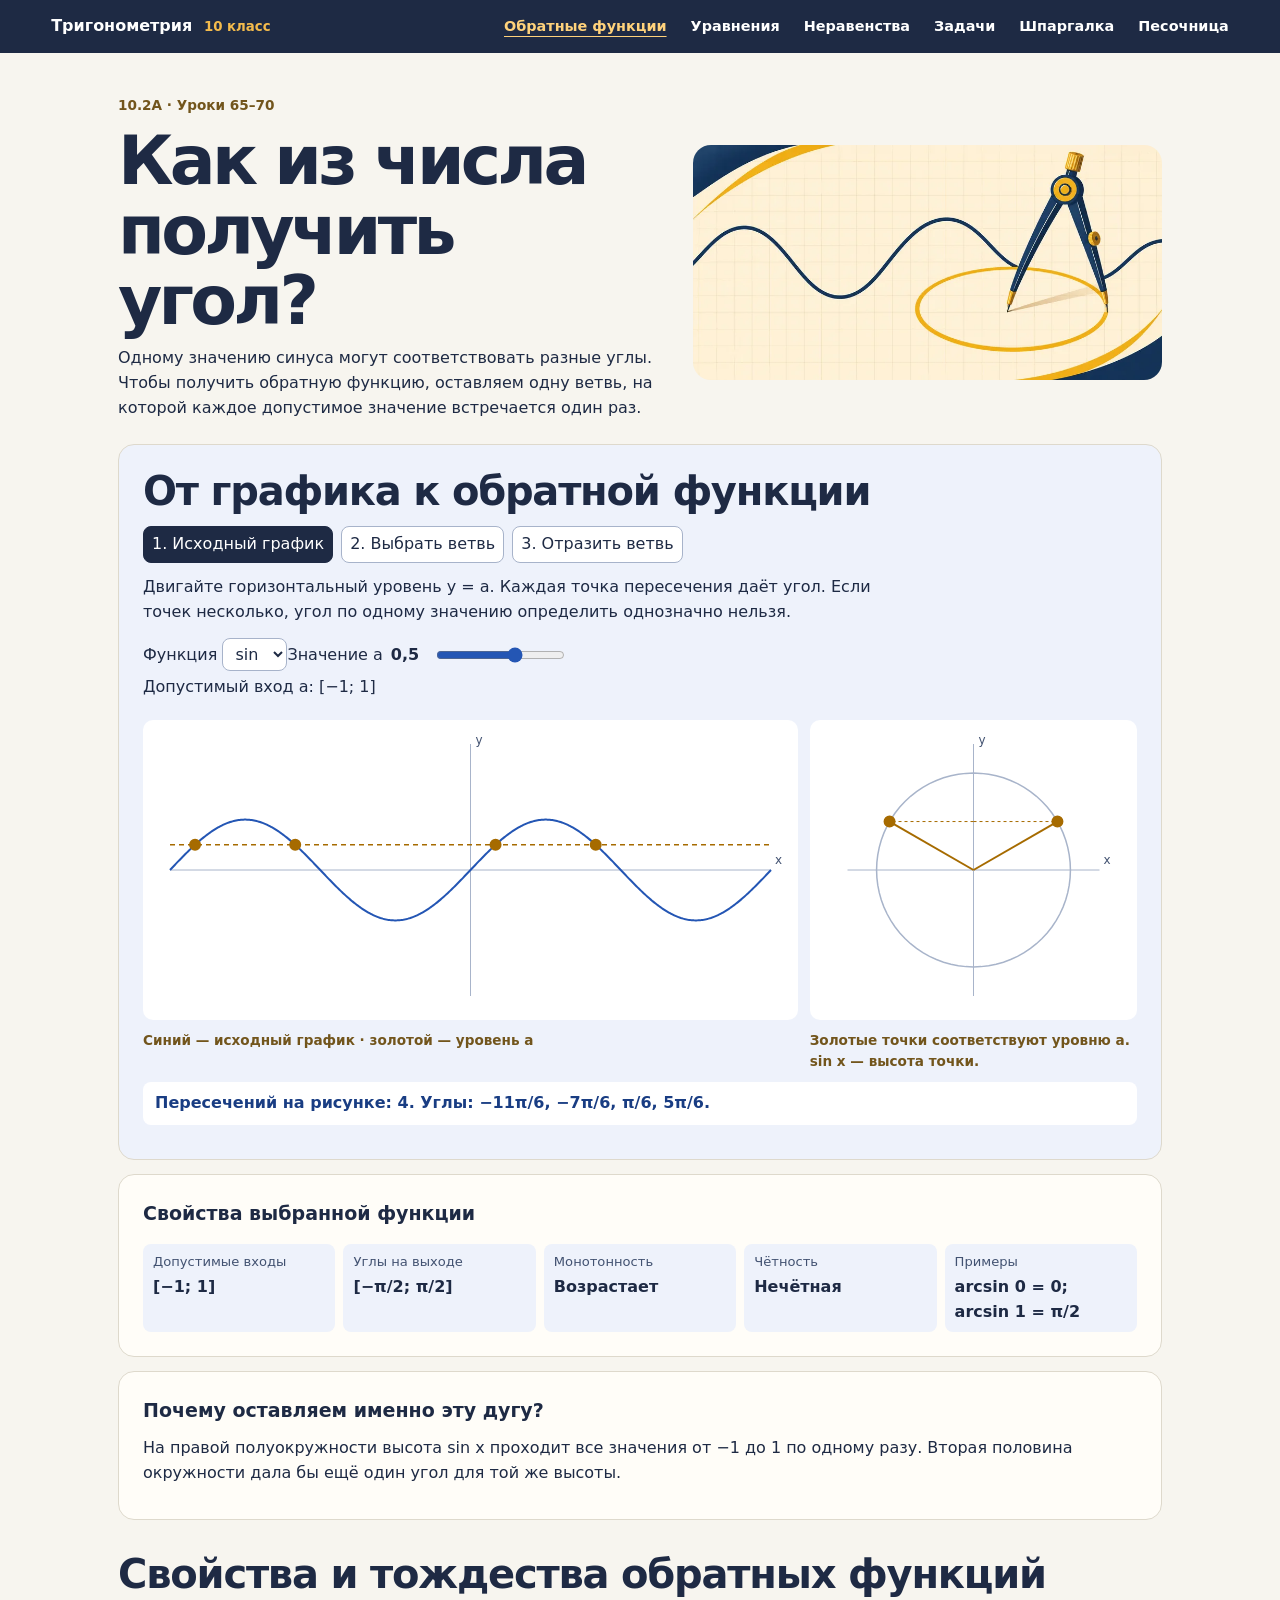
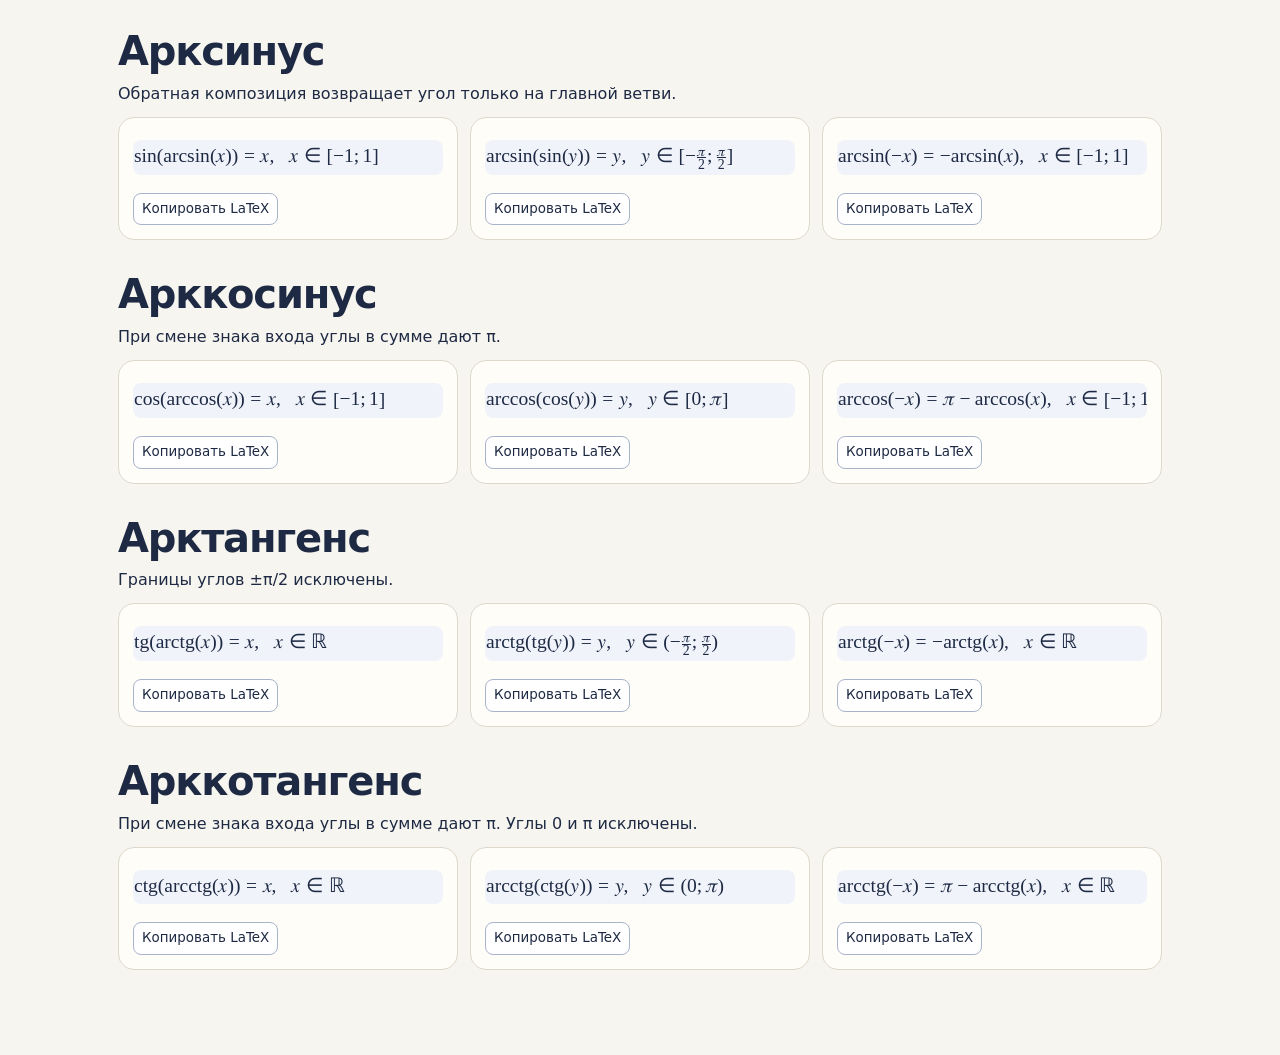
<file: index.html>
<!doctype html><html lang="ru"><meta charset="utf-8"><meta name="viewport" content="width=device-width, initial-scale=1"><title>Обратные функции · Тригонометрия</title><link rel="stylesheet" href="style.css?v=3"><script defer src="app.js?v=3"></script><script defer src="formulas.js?v=4"></script><header><a href="index.html">Тригонометрия <small>10 класс</small></a><nav aria-label="Разделы"><a href="index.html" aria-current="page">Обратные функции</a><a href="equations.html">Уравнения</a><a href="inequalities.html">Неравенства</a><a href="practice.html">Задачи</a><a href="sheet.html">Шпаргалка</a><a href="sandbox.html">Песочница</a></nav></header><main><section id="inverse"><div class="intro"><div><p class="eyebrow">10.2А · Уроки 65–70</p><h1>Как из числа<br>получить угол?</h1><p>Одному значению синуса могут соответствовать разные углы. Чтобы получить обратную функцию, оставляем одну ветвь, на которой каждое допустимое значение встречается один раз.</p></div><img src="cover.webp" alt="" width="800" height="400"></div>
<div class="panel"><h2>От графика к обратной функции</h2><div class="stepper" aria-label="Этапы построения">
<button data-stage="0" aria-pressed="true">1. Исходный график</button>
<button data-stage="1" aria-pressed="false">2. Выбрать ветвь</button>
<button data-stage="2" aria-pressed="false">3. Отразить ветвь</button>
</div><p id="stage-note"></p><label>Функция <select id="inverse-kind"></select></label><label class="slider">Значение a <output id="inverse-a"></output><input id="inverse-input" type="range" min="-2" max="2" step=".01" value=".5"></label><p id="inverse-range"></p><div class="visuals"><div><canvas id="inverse-graph" role="img" aria-label="Выделенная ветвь прямой функции и её отражение относительно y = x"></canvas><p id="inverse-legend" class="legend"></p></div><div><canvas id="inverse-circle" role="img" aria-label="Главная ветвь на единичной окружности"></canvas><p id="circle-note" class="legend"></p></div></div><p id="inverse-result" class="result" aria-live="polite"></p></div>
<div class="card"><h3>Свойства выбранной функции</h3><dl id="inverse-properties" class="properties"></dl></div>
<div class="card"><h3>Почему оставляем именно эту дугу?</h3><p id="branch-reason"></p></div><h2 class="formula-group">Свойства и тождества обратных функций</h2><div id="inverse-identities"></div></section></main></html>
</file>
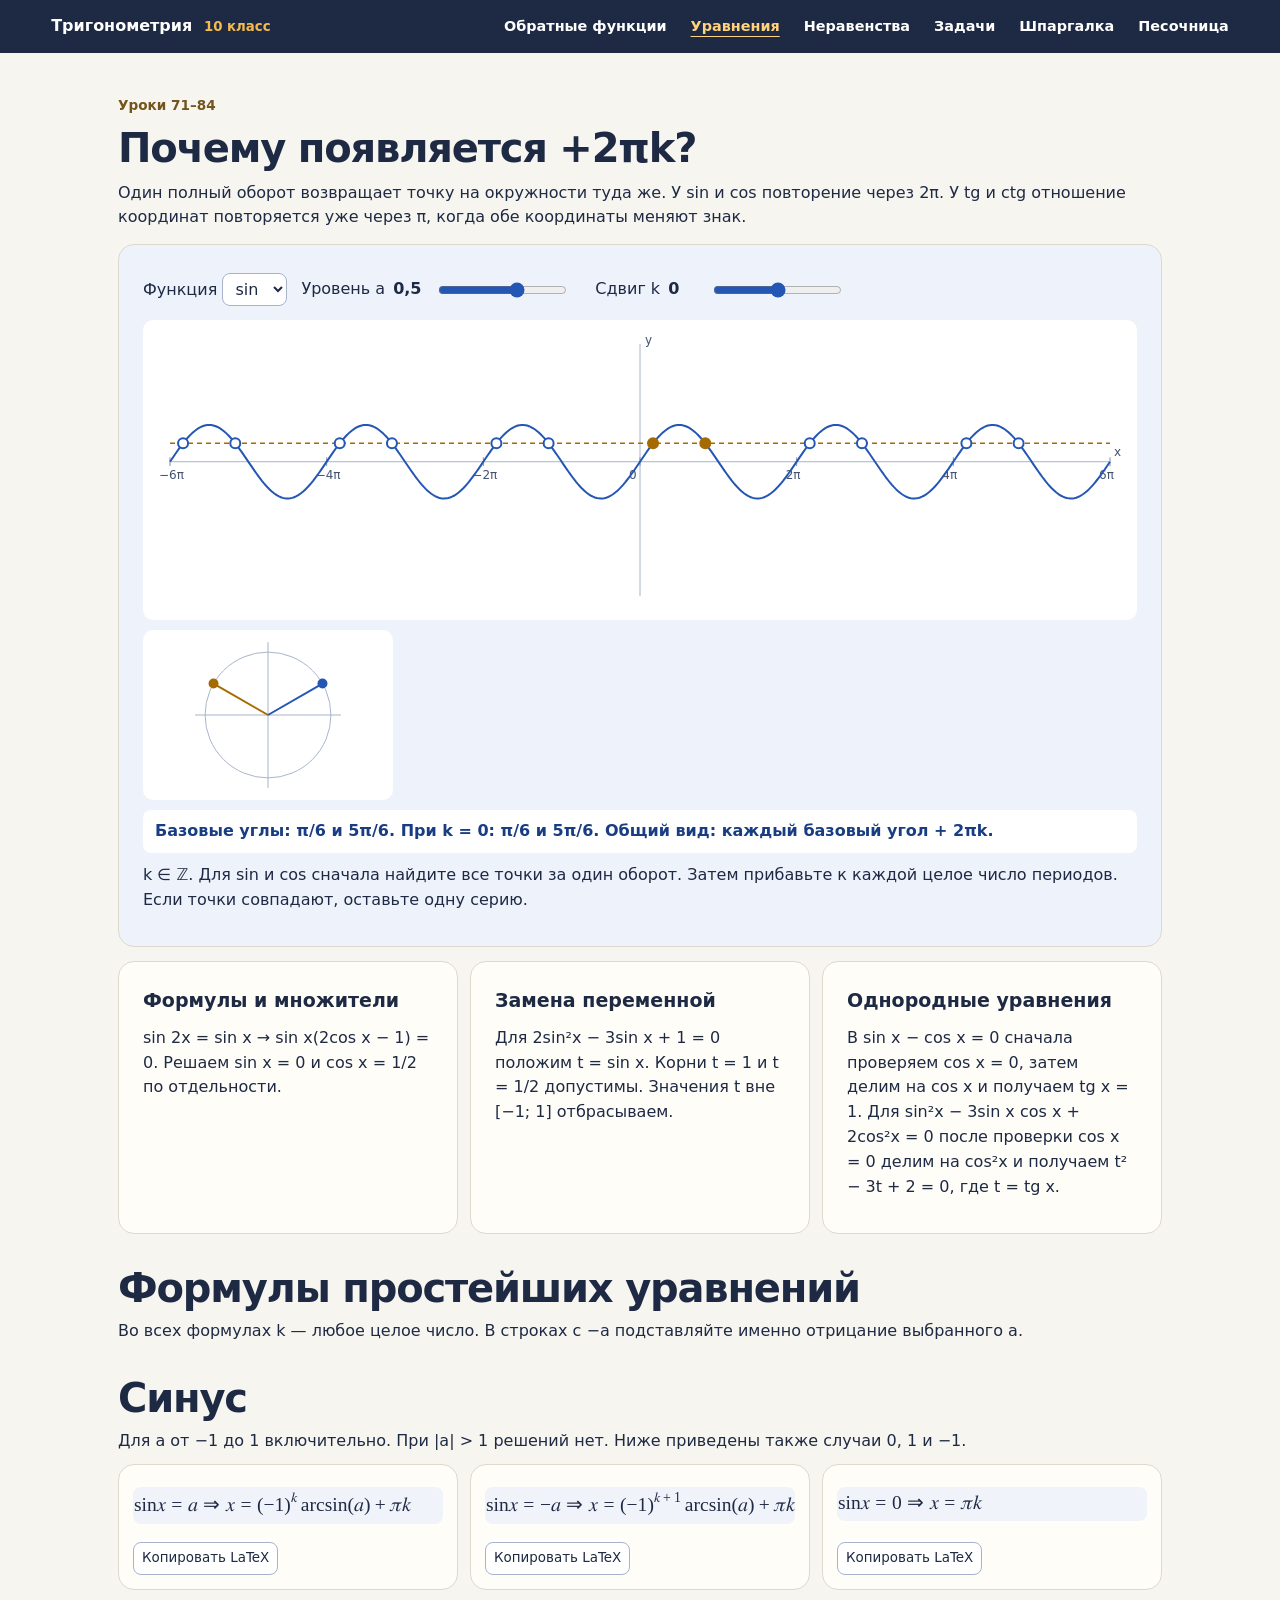
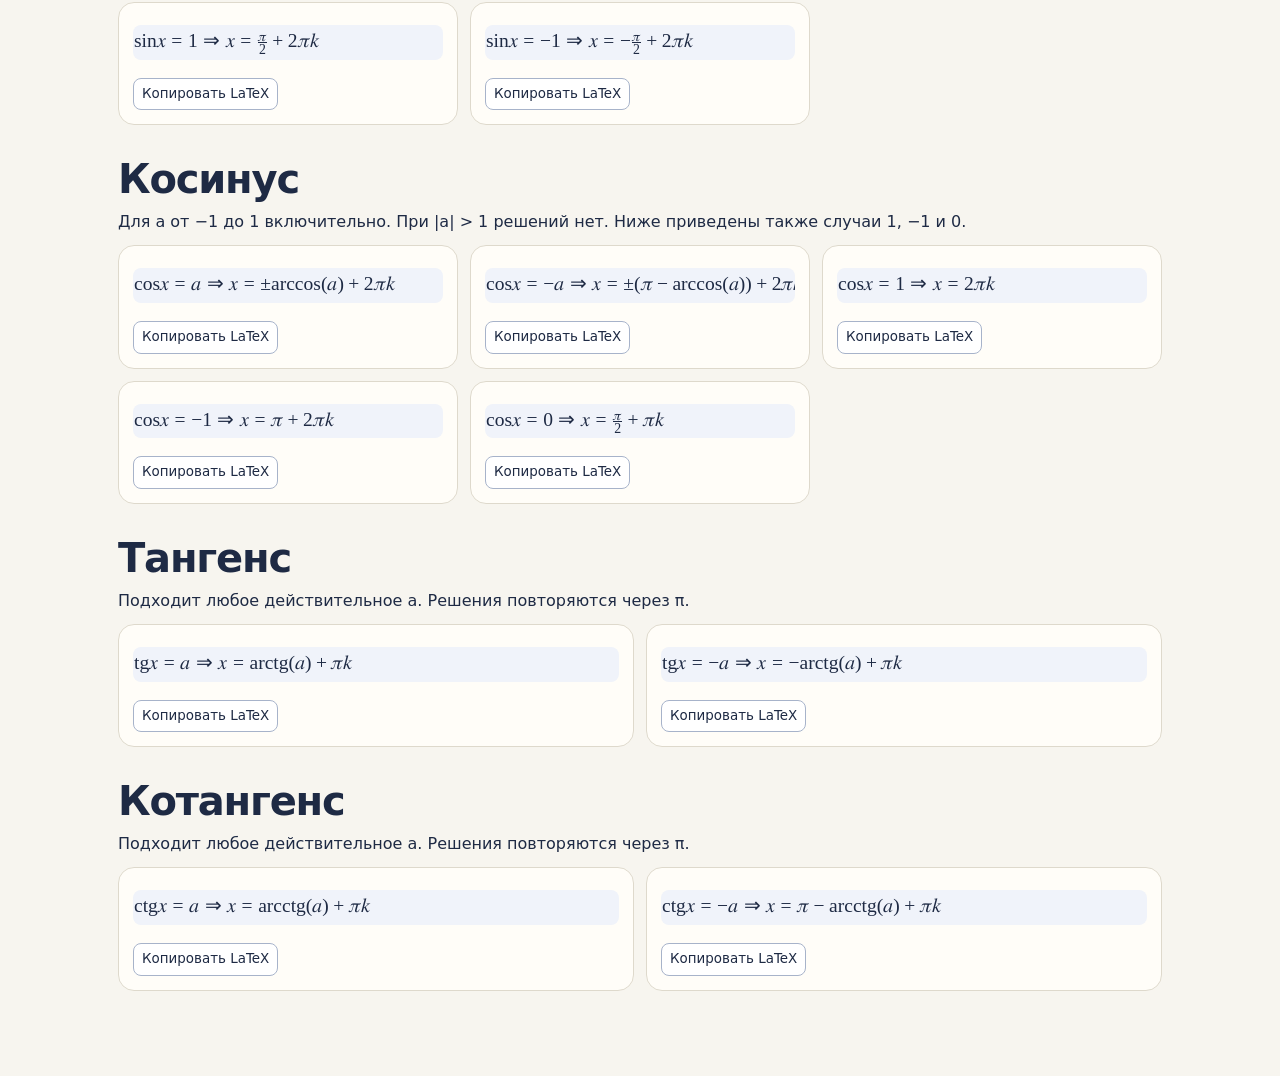
<file: equations.html>
<!doctype html><html lang="ru"><meta charset="utf-8"><meta name="viewport" content="width=device-width, initial-scale=1"><title>Уравнения · Тригонометрия</title><link rel="stylesheet" href="style.css?v=3"><script defer src="app.js?v=3"></script><script defer src="formulas.js?v=4"></script><header><a href="index.html">Тригонометрия <small>10 класс</small></a><nav aria-label="Разделы"><a href="index.html">Обратные функции</a><a href="equations.html" aria-current="page">Уравнения</a><a href="inequalities.html">Неравенства</a><a href="practice.html">Задачи</a><a href="sheet.html">Шпаргалка</a><a href="sandbox.html">Песочница</a></nav></header><main><section id="equations"><p class="eyebrow">Уроки 71–84</p><h2>Почему появляется +2πk?</h2><p>Один полный оборот возвращает точку на окружности туда же. У sin и cos повторение через 2π. У tg и ctg отношение координат повторяется уже через π, когда обе координаты меняют знак.</p>
<div class="panel"><div id="eq-controls" class="controls"></div><canvas id="eq-graph" role="img" aria-label="График функции, уровень a и корни при сдвиге на целое число периодов"></canvas><canvas id="unit-circle" role="img" aria-label="Корни на единичной окружности" style="height:170px;max-width:250px"></canvas><p id="eq-result" class="result" aria-live="polite"></p><p>k ∈ ℤ. Для sin и cos сначала найдите все точки за один оборот. Затем прибавьте к каждой целое число периодов. Если точки совпадают, оставьте одну серию.</p></div>
<div class="cards"><article class="card"><h3>Формулы и множители</h3><p>sin 2x = sin x → sin x(2cos x − 1) = 0. Решаем sin x = 0 и cos x = 1/2 по отдельности.</p></article><article class="card"><h3>Замена переменной</h3><p>Для 2sin²x − 3sin x + 1 = 0 положим t = sin x. Корни t = 1 и t = 1/2 допустимы. Значения t вне [−1; 1] отбрасываем.</p></article><article class="card"><h3>Однородные уравнения</h3><p>В sin x − cos x = 0 сначала проверяем cos x = 0, затем делим на cos x и получаем tg x = 1. Для sin²x − 3sin x cos x + 2cos²x = 0 после проверки cos x = 0 делим на cos²x и получаем t² − 3t + 2 = 0, где t = tg x.</p></article></div><h2 class="formula-group">Формулы простейших уравнений</h2><div id="basic-equations"></div></section></main></html>
</file>
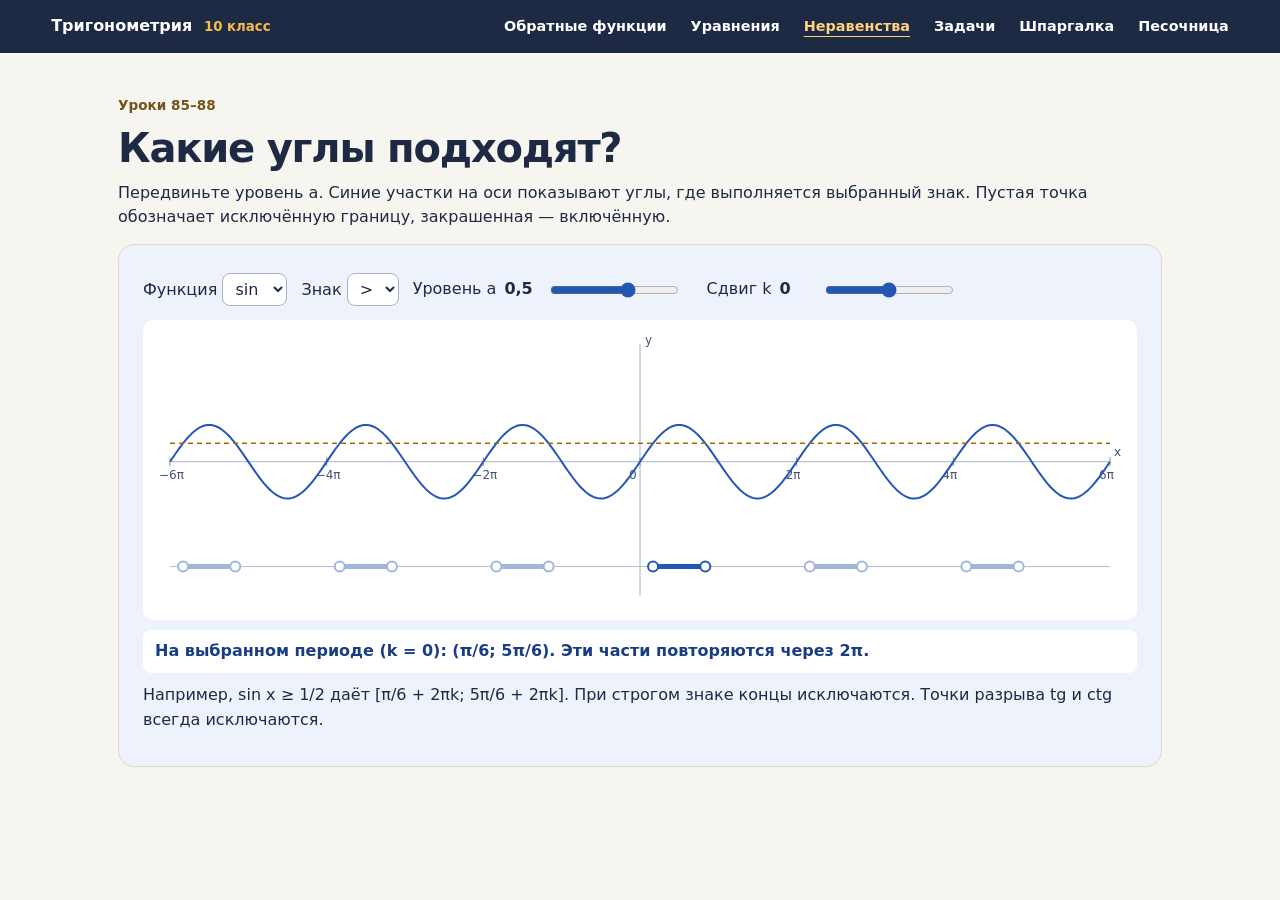
<file: inequalities.html>
<!doctype html><html lang="ru"><meta charset="utf-8"><meta name="viewport" content="width=device-width, initial-scale=1"><title>Неравенства · Тригонометрия</title><link rel="stylesheet" href="style.css?v=3"><script defer src="app.js?v=3"></script><header><a href="index.html">Тригонометрия <small>10 класс</small></a><nav aria-label="Разделы"><a href="index.html">Обратные функции</a><a href="equations.html">Уравнения</a><a href="inequalities.html" aria-current="page">Неравенства</a><a href="practice.html">Задачи</a><a href="sheet.html">Шпаргалка</a><a href="sandbox.html">Песочница</a></nav></header><main><section id="inequalities"><p class="eyebrow">Уроки 85–88</p><h2>Какие углы подходят?</h2><p>Передвиньте уровень a. Синие участки на оси показывают углы, где выполняется выбранный знак. Пустая точка обозначает исключённую границу, закрашенная — включённую.</p><div class="panel"><div id="ineq-controls" class="controls"></div><canvas id="ineq-graph" role="img" aria-label="График и интервалы решений на числовой оси"></canvas><p id="ineq-result" class="result" aria-live="polite"></p><p>Например, sin x ≥ 1/2 даёт [π/6 + 2πk; 5π/6 + 2πk]. При строгом знаке концы исключаются. Точки разрыва tg и ctg всегда исключаются.</p></div></section></main></html>
</file>
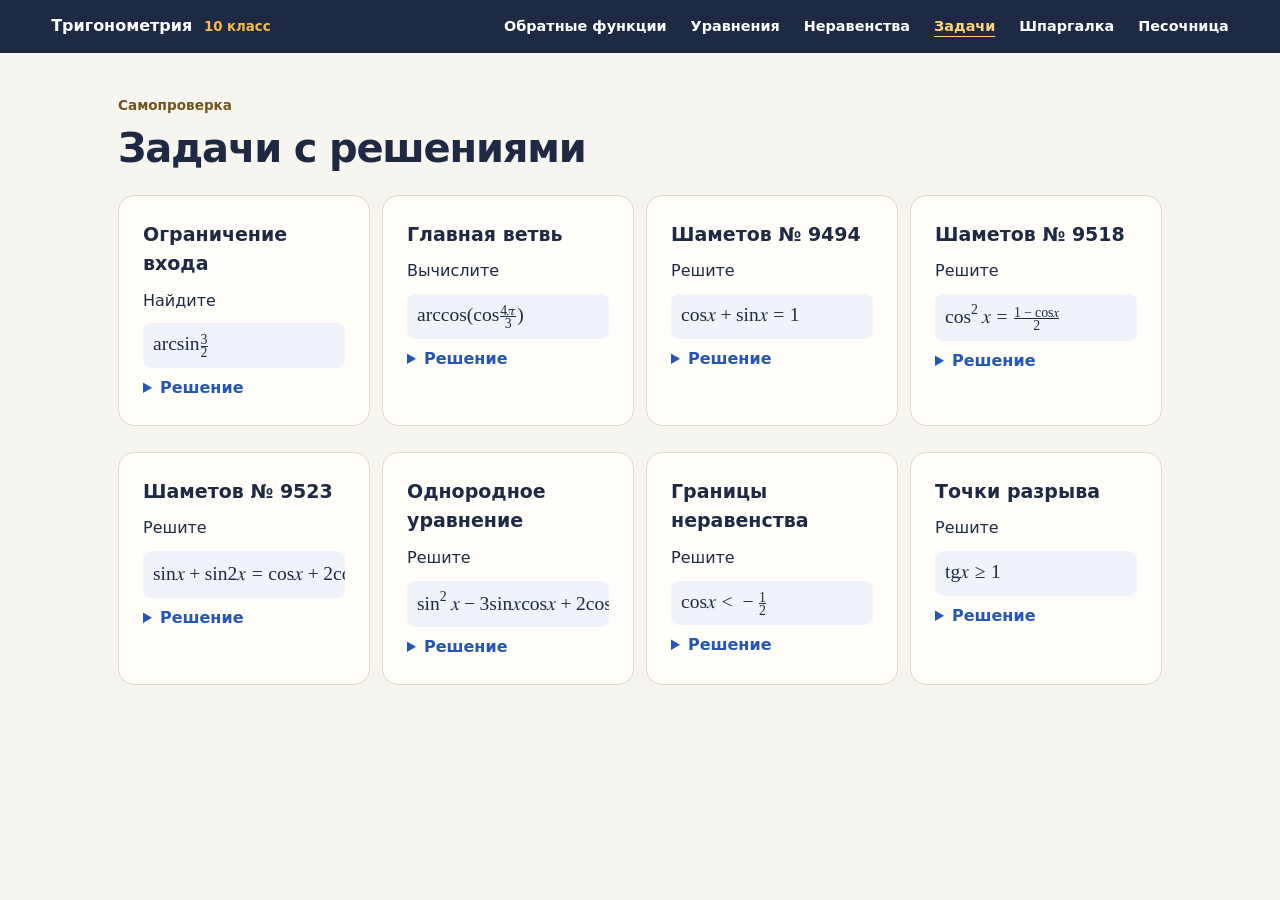
<file: practice.html>
<!doctype html><html lang="ru"><meta charset="utf-8"><meta name="viewport" content="width=device-width, initial-scale=1"><title>Задачи · Тригонометрия</title><link rel="stylesheet" href="style.css?v=3"><script defer src="app.js?v=3"></script><header><a href="index.html">Тригонометрия <small>10 класс</small></a><nav aria-label="Разделы"><a href="index.html">Обратные функции</a><a href="equations.html">Уравнения</a><a href="inequalities.html">Неравенства</a><a href="practice.html" aria-current="page">Задачи</a><a href="sheet.html">Шпаргалка</a><a href="sandbox.html">Песочница</a></nav></header><main><section id="practice"><p class="eyebrow">Самопроверка</p><h2>Задачи с решениями</h2><div id="tasks" class="cards"></div></section></main></html>
</file>
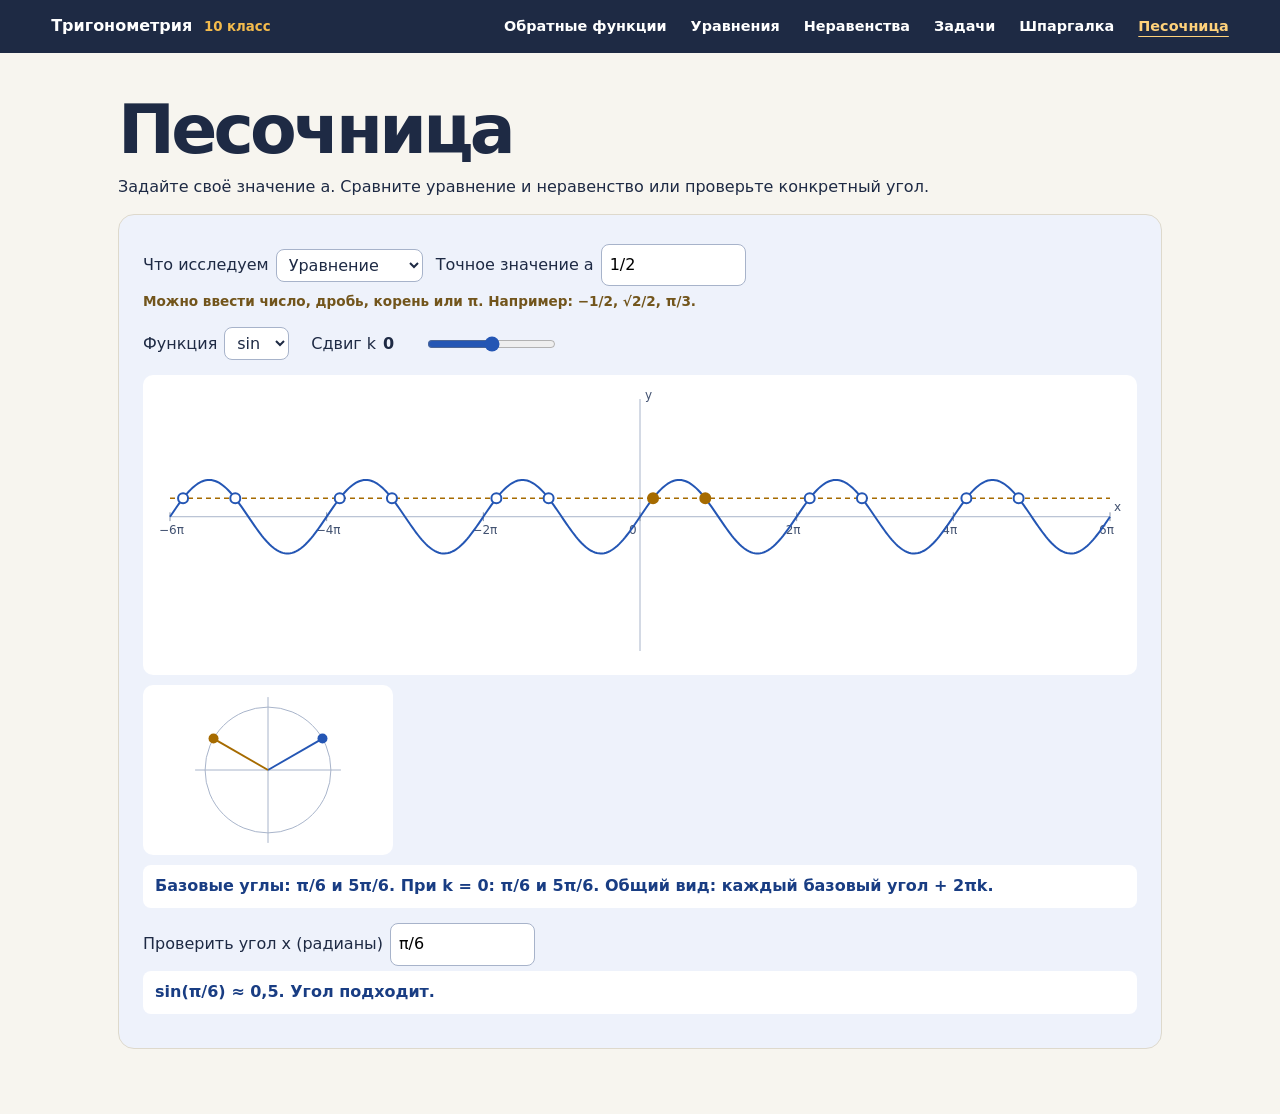
<file: sandbox.html>
<!doctype html><html lang="ru"><meta charset="utf-8"><meta name="viewport" content="width=device-width, initial-scale=1"><title>Песочница · Тригонометрия</title><link rel="stylesheet" href="style.css?v=3"><script defer src="app.js?v=3"></script><header><a href="index.html">Тригонометрия <small>10 класс</small></a><nav aria-label="Разделы"><a href="index.html">Обратные функции</a><a href="equations.html">Уравнения</a><a href="inequalities.html">Неравенства</a><a href="practice.html">Задачи</a><a href="sheet.html">Шпаргалка</a><a href="sandbox.html" aria-current="page">Песочница</a></nav></header><main><section><h1>Песочница</h1><p>Задайте своё значение a. Сравните уравнение и неравенство или проверьте конкретный угол.</p>
<div class="panel" id="sandbox-panel"><label>Что исследуем <select id="sandbox-mode"><option value="eq">Уравнение</option><option value="ineq">Неравенство</option></select></label>
<label>Точное значение a <input id="sandbox-value" type="text" value="1/2" placeholder="1/2, √2/2 или 0,5"></label>
<p class="legend">Можно ввести число, дробь, корень или π. Например: −1/2, √2/2, π/3.</p>
<p id="sandbox-error" role="status"></p>
<div id="sandbox-eq"><div id="eq-controls" class="controls"></div><canvas id="eq-graph" role="img" aria-label="График и корни"></canvas><canvas id="unit-circle" role="img" aria-label="Корни на окружности"></canvas><p id="eq-result" class="result"></p></div>
<div id="sandbox-ineq" hidden><div id="ineq-controls" class="controls"></div><canvas id="ineq-graph" role="img" aria-label="График и интервалы"></canvas><p id="ineq-result" class="result"></p></div>
<label>Проверить угол x (радианы) <input id="sandbox-angle" value="π/6"></label><p id="sandbox-check" class="result" aria-live="polite"></p></div></section></main></html>
</file>
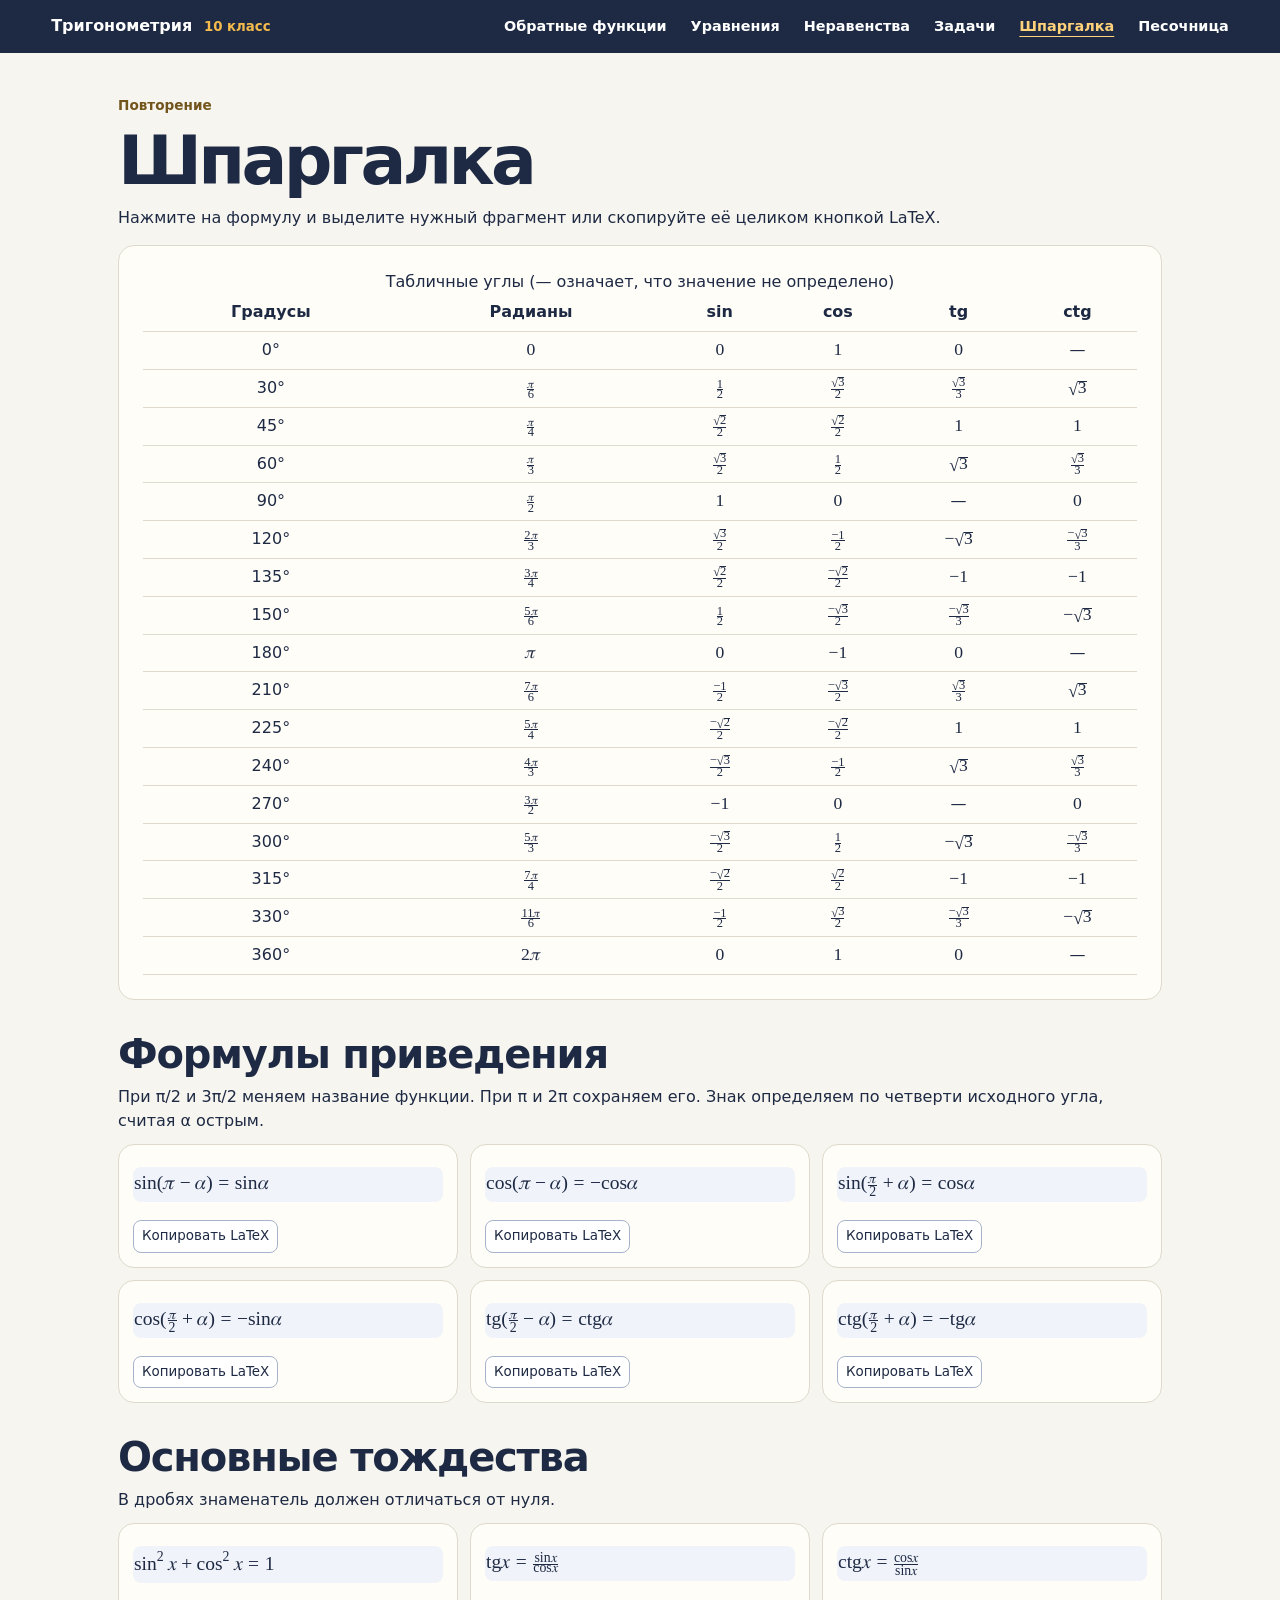
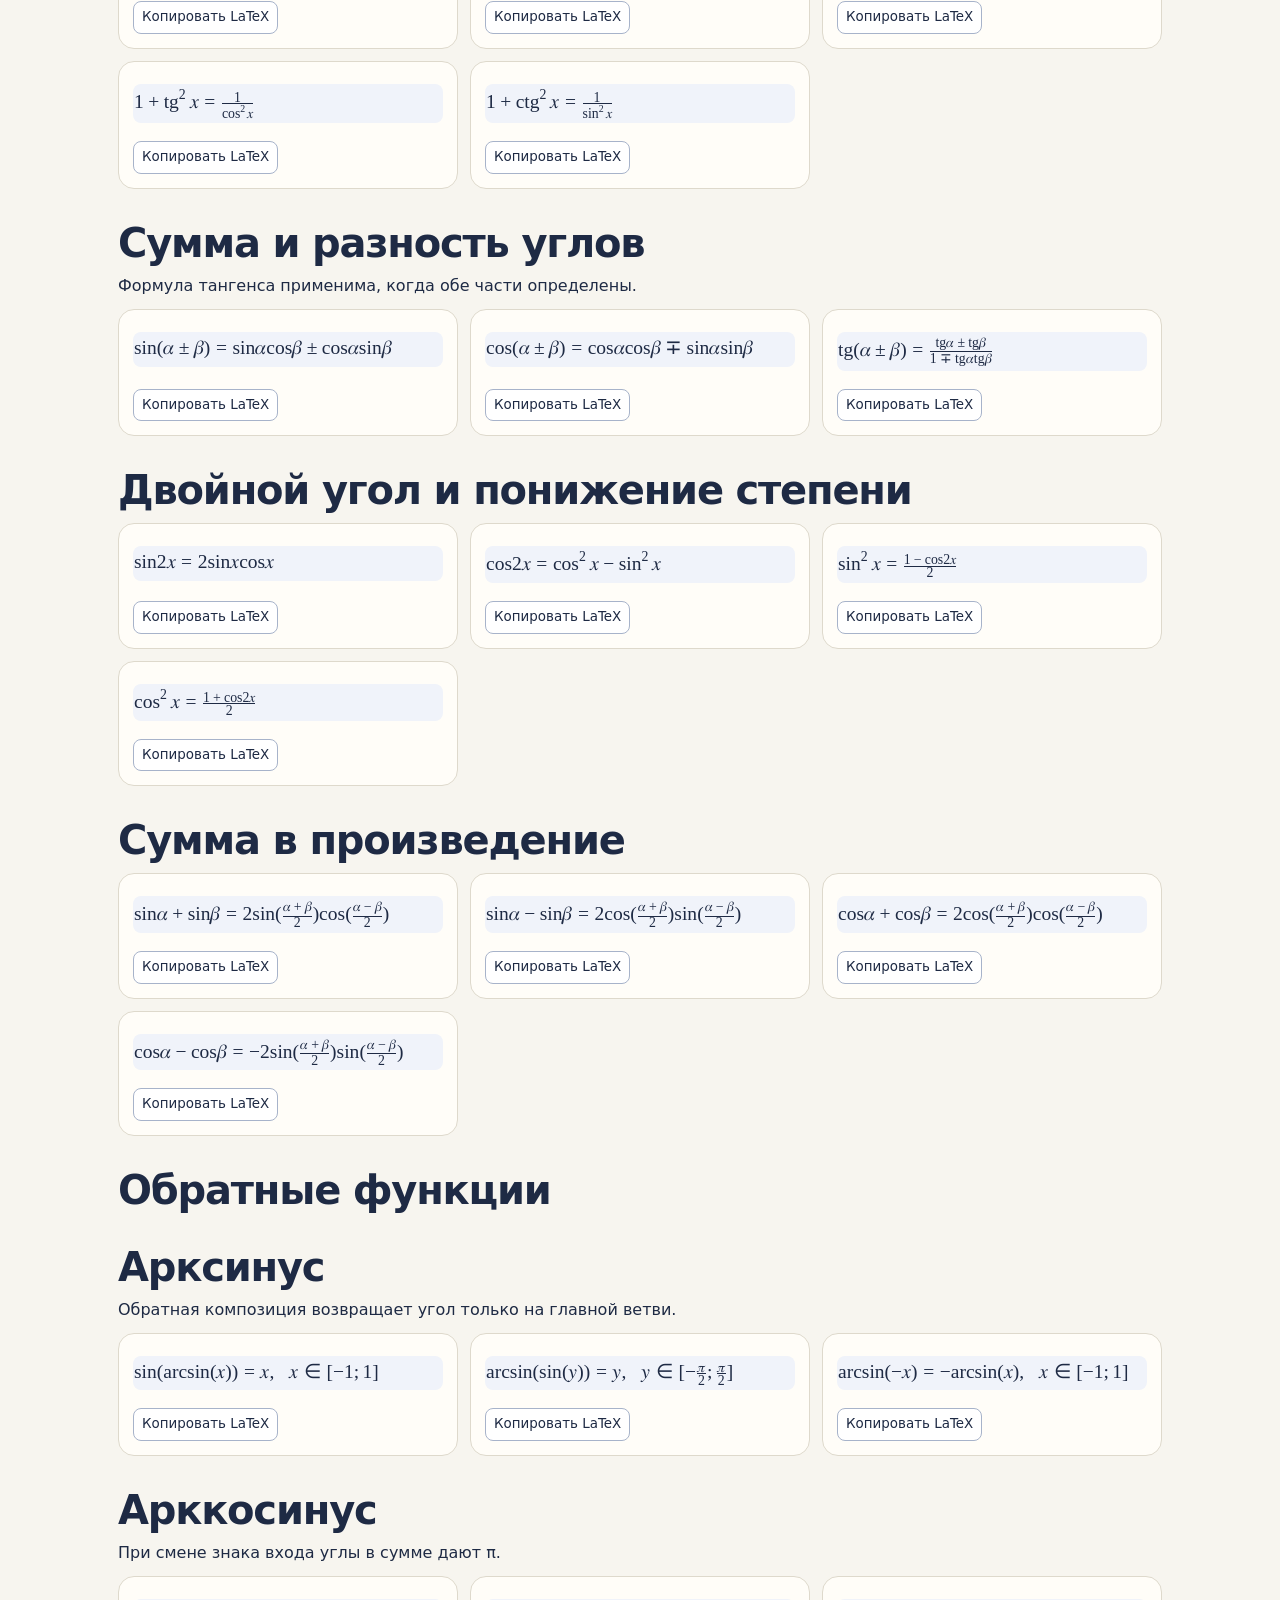
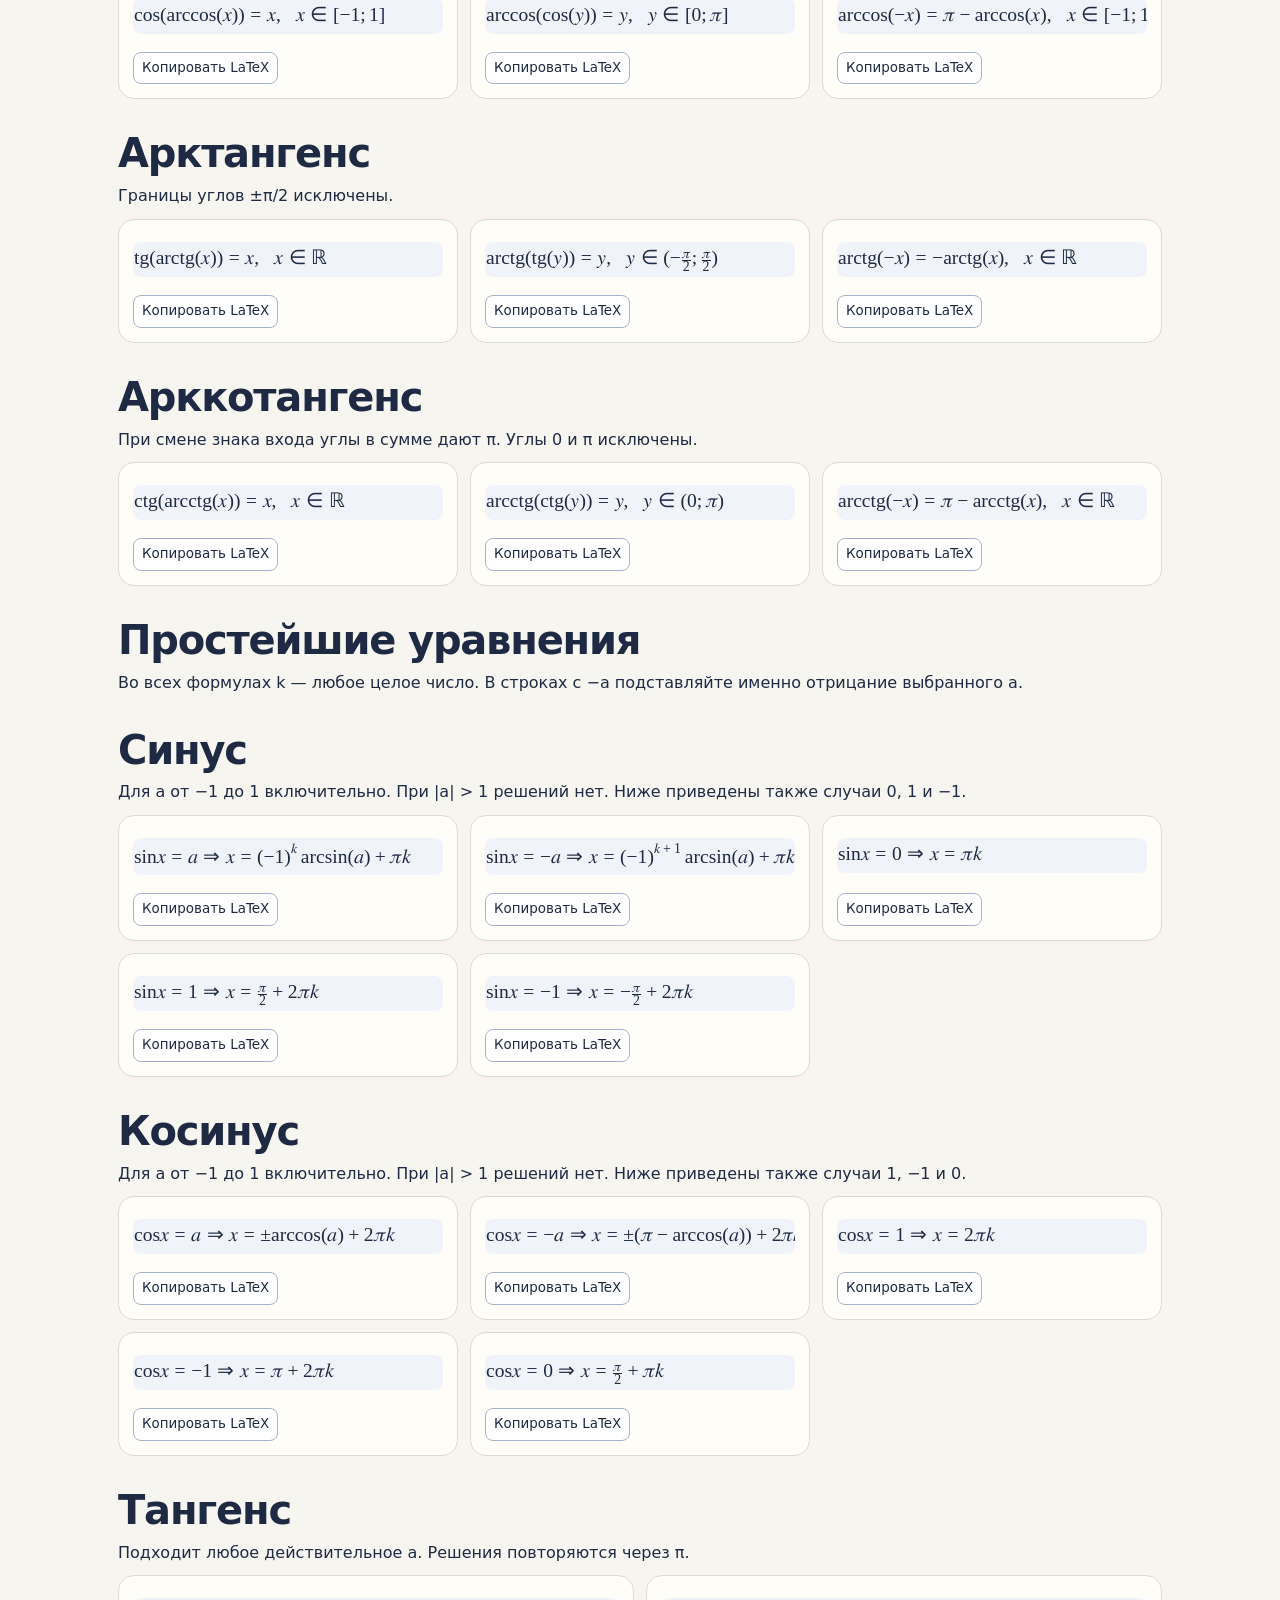
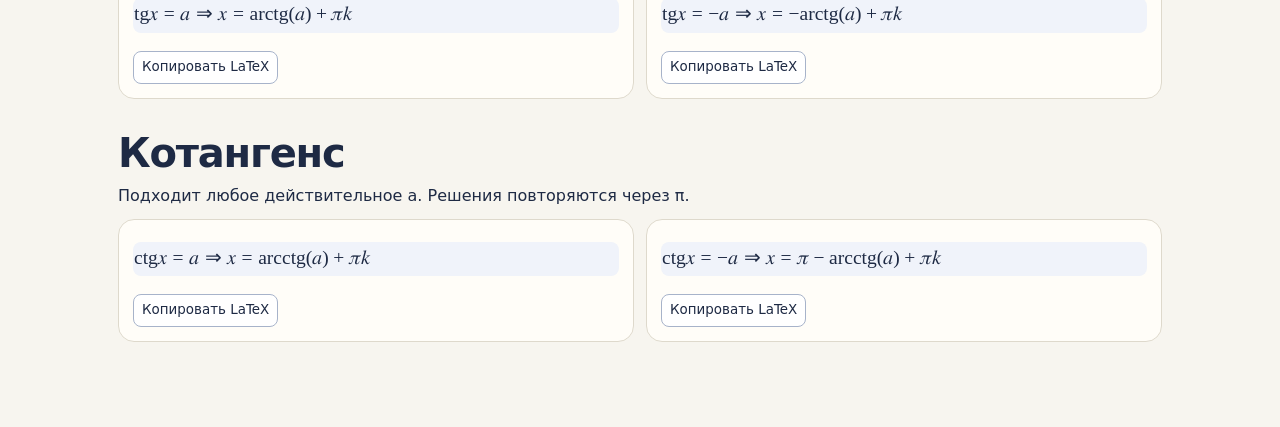
<file: sheet.html>
<!doctype html><html lang="ru"><meta charset="utf-8"><meta name="viewport" content="width=device-width, initial-scale=1"><title>Шпаргалка · Тригонометрия</title><link rel="stylesheet" href="style.css?v=3"><script defer src="app.js?v=3"></script><script defer src="formulas.js?v=4"></script><header><a href="index.html">Тригонометрия <small>10 класс</small></a><nav aria-label="Разделы"><a href="index.html">Обратные функции</a><a href="equations.html">Уравнения</a><a href="inequalities.html">Неравенства</a><a href="practice.html">Задачи</a><a href="sheet.html" aria-current="page">Шпаргалка</a><a href="sandbox.html">Песочница</a></nav></header><main><section id="sheet"><p class="eyebrow">Повторение</p><h1>Шпаргалка</h1><p>Нажмите на формулу и выделите нужный фрагмент или скопируйте её целиком кнопкой LaTeX.</p><div id="angles" class="table-wrap"></div><div id="formula-sheet"></div><h2 class="formula-group">Обратные функции</h2><div id="inverse-identities"></div><h2 class="formula-group">Простейшие уравнения</h2><div id="basic-equations"></div></section></main></html>
</file>
<file: style.css>
:root{--ink:#1e2a44;--paper:#f7f5ef;--card:#fffdf8;--blue:#2456b4;--gold:#986000;--line:#ded9cc}
*{box-sizing:border-box}body{margin:0;background:var(--paper);color:var(--ink);font:16px/1.55 system-ui,sans-serif}header{background:var(--ink);color:white;padding:14px max(4vw,16px);display:flex;align-items:center;justify-content:space-between;gap:12px;flex-wrap:wrap}header a{color:inherit;text-decoration:none;font-weight:700}header a:hover{text-decoration:underline}header small{color:#f4bb4c;margin-left:6px}nav{display:flex;gap:clamp(8px,2vw,24px);flex-wrap:wrap}nav a{font-size:.9rem}main{max-width:1080px;margin:auto;padding:0 18px 65px}section{padding-top:42px}section+section{margin-top:32px;border-top:1px solid var(--line)}h1,h2,h3,p{margin:0 0 10px}h1{font-size:clamp(36px,7vw,68px);line-height:1.03;letter-spacing:-.055em}h2{font-size:clamp(26px,4vw,40px);line-height:1.12;letter-spacing:-.03em}h3{font-size:19px}.eyebrow,.legend{color:#72551c;font-weight:700;font-size:.85rem}.intro{display:grid;grid-template-columns:1fr .85fr;gap:24px;align-items:center}.intro img{width:100%;height:auto;border-radius:18px}.panel,.card,.table-wrap{border:1px solid var(--line);background:var(--card);border-radius:16px;padding:clamp(12px,2.4vw,24px);margin-top:14px}.panel{background:#eef2fb}.cards{display:grid;grid-template-columns:repeat(auto-fit,minmax(min(100%,250px),1fr));gap:12px}.controls{display:flex;gap:14px;flex-wrap:wrap;align-items:center}.slider{display:inline-flex;align-items:center;gap:8px;flex-wrap:wrap;margin:8px 12px 8px 0}output{font-weight:700;min-width:2.2em}input{accent-color:var(--blue);max-width:100%}select,button{font:inherit;background:white;color:var(--ink);border:1px solid #a7b3ca;border-radius:8px;padding:5px 8px}canvas{display:block;width:100%;height:300px;background:white;border-radius:10px;margin:10px 0}.result{color:#193d83;font-weight:750;background:white;padding:9px 12px;border-radius:8px}.table-wrap{overflow:auto}table{width:100%;border-collapse:collapse;text-align:center}td,th{padding:6px 8px;border-bottom:1px solid var(--line);white-space:nowrap}summary{cursor:pointer;font-weight:700;color:var(--blue)}details p{margin:8px 0 0}:focus-visible{outline:3px solid #2d64c9;outline-offset:3px}@media(max-width:580px){.intro{grid-template-columns:1fr}.intro img{max-height:200px;object-fit:cover}canvas{height:240px}}

header nav a[aria-current=page]{color:#ffd27b;text-decoration:underline;text-underline-offset:5px}
.stepper{display:flex;flex-wrap:wrap;gap:8px;margin:12px 0}
.stepper button[aria-pressed=true]{background:var(--ink);color:white;border-color:var(--ink)}
#stage-note{max-width:72ch}
#branch-control{margin-left:10px}
.formula-grid{display:grid;grid-template-columns:repeat(auto-fit,minmax(min(100%,335px),1fr));gap:12px;margin:10px 0 20px}
.formula-card{margin:0;padding:14px;display:grid;gap:10px;align-content:space-between}
.formula-card math{font-size:1.26rem;user-select:text}
.formula-card .equation{overflow:auto;padding:5px 1px}
.formula-card button{justify-self:start;font-size:.84rem;cursor:pointer}
.formula-group{margin:32px 0 8px}
#angles math{font-size:1.1rem}
.visuals{display:grid;grid-template-columns:minmax(0,2fr) minmax(0,1fr);gap:12px}
.properties{display:grid;grid-template-columns:repeat(auto-fit,minmax(135px,1fr));gap:8px;margin-bottom:0}
.properties div{background:#eef2fb;padding:8px 10px;border-radius:8px}
.properties dt{font-size:.82rem;color:#425271}
.properties dd{margin:2px 0 0;font-weight:700}
.equation{background:#f0f3fa;border-radius:8px;padding:10px;overflow:auto;margin:8px 0}
.equation math{font-size:1.22rem;user-select:text}
#sandbox-panel label{display:inline-flex;flex-wrap:wrap;align-items:center;gap:7px;margin:5px 8px 5px 0}
#sandbox-panel input:not([type=range]){font:inherit;padding:8px;width:145px;border:1px solid #a7b3ca;border-radius:8px}
#sandbox-panel [hidden]{display:none}
.invalid-sandbox canvas,.invalid-sandbox .result{display:none}
#unit-circle{height:170px;max-width:250px}
@media(max-width:650px){
 header{display:block;padding:10px 12px}header nav{margin-top:8px;flex-wrap:nowrap;overflow:auto;gap:5px;padding-bottom:5px}
 header nav a{white-space:nowrap;flex:none;padding:9px 8px;background:#2c3d60;border-radius:7px;font-size:.85rem}
 main{padding:0 12px 35px}section{padding-top:20px}
 .intro img{display:none}.intro{display:block}h1{font-size:clamp(30px,9vw,43px)}
 .visuals{grid-template-columns:1fr}.visuals canvas{height:210px}.visuals #inverse-circle{height:195px}
 .stepper{display:grid;grid-template-columns:1fr;gap:5px}.stepper button{text-align:left;min-height:42px}
 .slider{display:flex;margin:8px 0}.slider input{width:100%;min-height:28px}
 .controls{display:block}select,summary{min-height:42px}.formula-grid{grid-template-columns:minmax(0,1fr)}
}
@media(max-width:650px){
 header nav{display:grid;grid-template-columns:repeat(2,minmax(0,1fr));overflow:visible}
 header nav a{white-space:normal;min-height:42px;display:flex;align-items:center}
}
</file>
